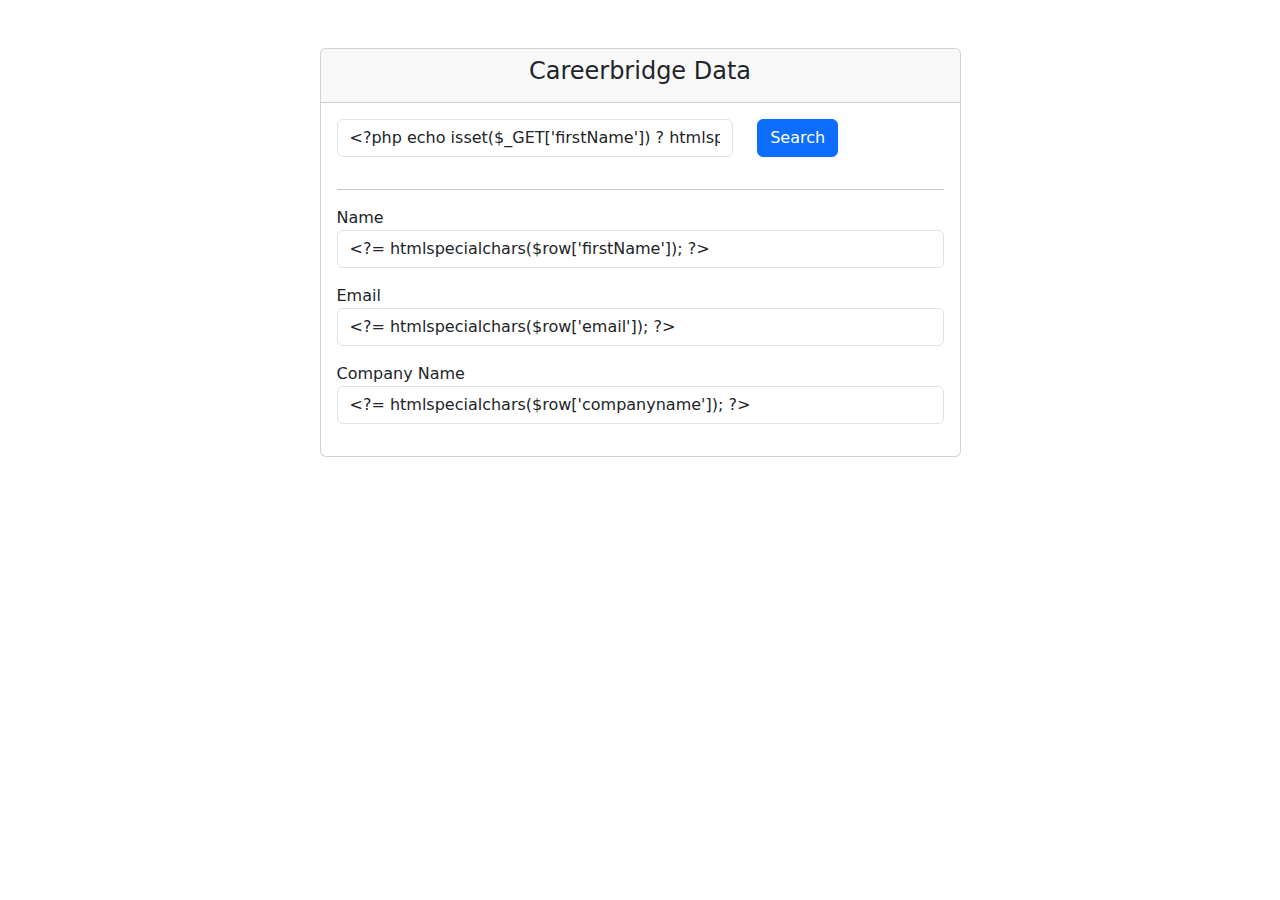
<file: indexx.html>
<!DOCTYPE html>
<html lang="en">
<head>
    <meta charset="UTF-8">
    <meta http-equiv="X-UA-Compatible" content="IE=edge">
    <meta name="viewport" content="width=device-width, initial-scale=1.0">
    <title>Careerbridge</title>
    <link href="https://cdn.jsdelivr.net/npm/bootstrap@5.0.0-beta1/dist/css/bootstrap.min.css" rel="stylesheet">
</head>
<body>
    
    <div class="container">
        <div class="row justify-content-center">
            <div class="col-md-7">

                <div class="card mt-5">
                    <div class="card-header text-center">
                        <h4>Careerbridge Data</h4>
                    </div>
                    <div class="card-body">

                        <form action="" method="GET">
                            <div class="row">
                                <div class="col-md-8">
                                    <input type="text" name="firstName" value="<?php echo isset($_GET['firstName']) ? htmlspecialchars($_GET['firstName']) : ''; ?>" class="form-control" placeholder="Search by Name">
                                </div>
                                <div class="col-md-4">
                                    <button type="submit" class="btn btn-primary">Search</button>
                                </div>
                            </div>
                        </form>

                        <div class="row mt-3">
                            <div class="col-md-12">
                                <hr>
                                
                                            <div class="form-group mb-3">
                                                <label for="">Name</label>
                                                <input type="text" value="<?= htmlspecialchars($row['firstName']); ?>" class="form-control" readonly>
                                            </div>
                                            <div class="form-group mb-3">
                                                <label for="">Email</label>
                                                <input type="text" value="<?= htmlspecialchars($row['email']); ?>" class="form-control" readonly>
                                            </div>
                                            <div class="form-group mb-3">
                                                <label for="">Company Name</label>
                                                <input type="text" value="<?= htmlspecialchars($row['companyname']); ?>" class="form-control" readonly>
                                            </div>
                                            
                            </div>
                        </div>

                    </div>
                </div>

            </div>
        </div>
    </div>

    <script src="https://code.jquery.com/jquery-3.5.1.js"></script>
    <script src="https://cdn.jsdelivr.net/npm/bootstrap@5.0.0-beta1/dist/js/bootstrap.bundle.min.js"></script>
</body>
</html>
</file>
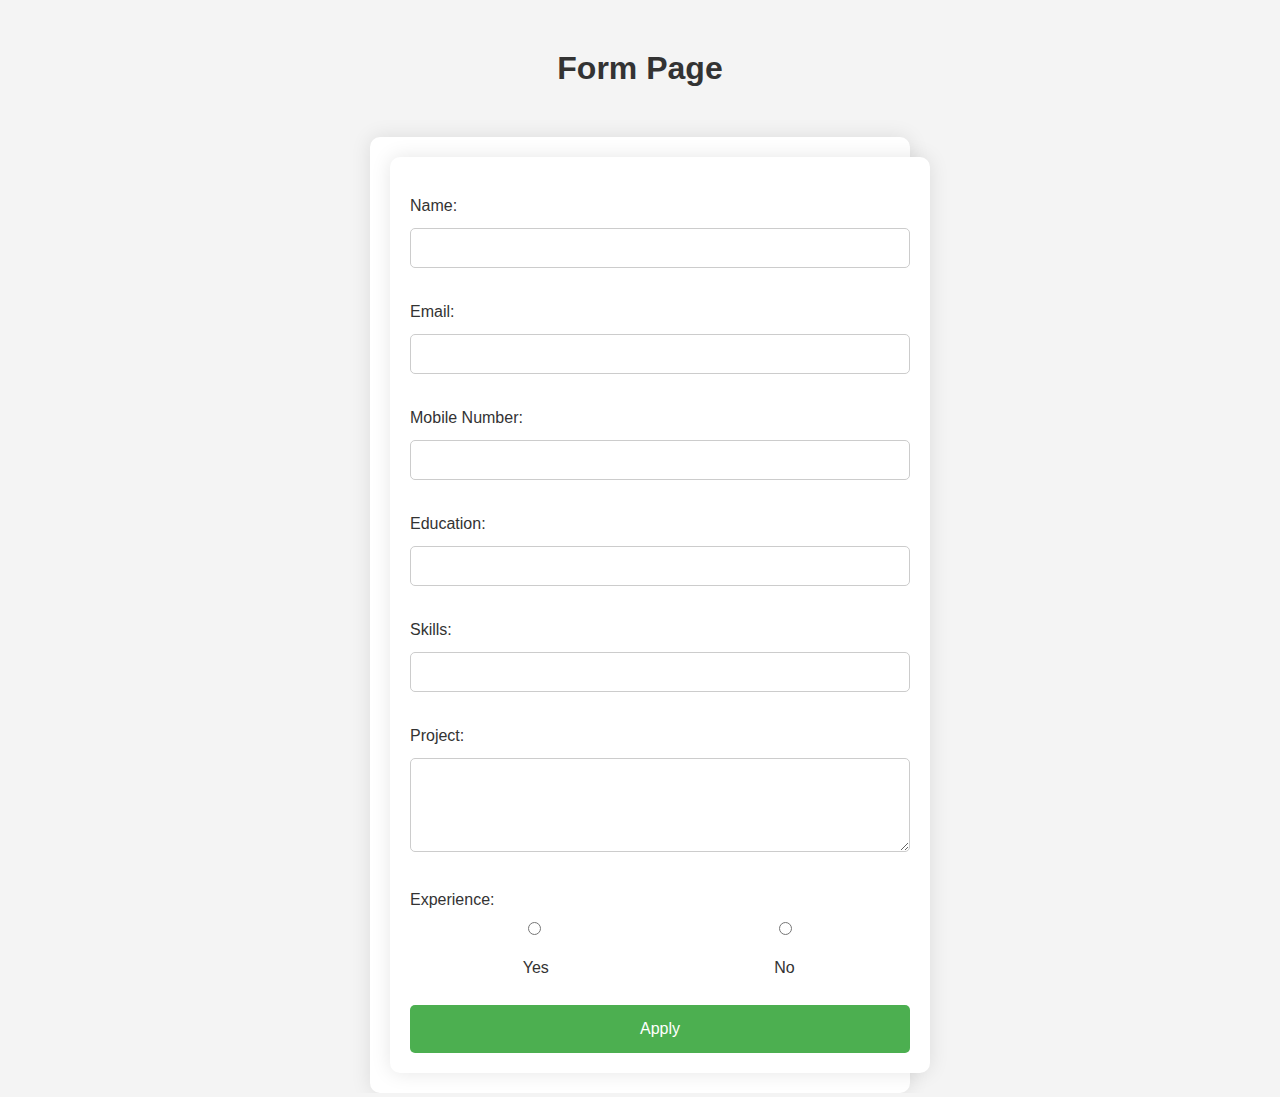
<file: job_requirment_form.html>
<!DOCTYPE html>
<html lang="en">
<head>
    <meta charset="UTF-8">
    <meta name="viewport" content="width=device-width, initial-scale=1.0">
    <title>Form Page</title>
    <style>
        body {
            font-family: 'Arial', sans-serif;
            background-color: #f4f4f4;
            margin: 0;
            padding: 0;
        }

        .all {
            text-align: center;
            margin-top: 50px;
        }

        .all h2 {
            font-size: 2rem;
            color: #333;
        }

        .form {
            display: flex;
            justify-content: center;
            align-items: center;
            margin-top: 50px;
        }

        form {
            background-color: #fff;
            padding: 20px;
            border-radius: 10px;
            box-shadow: 0px 0px 20px rgba(0, 0, 0, 0.1);
            max-width: 500px;
            width: 100%;
        }

        label {
            font-size: 1rem;
            color: #333;
            display: block;
            margin-bottom: 8px;
            margin-top: 20px;
        }

        input[type="text"],
        input[type="email"],
        input[type="tel"],
        textarea {
            width: 100%;
            padding: 10px;
            margin: 5px 0 15px 0;
            display: inline-block;
            border: 1px solid #ccc;
            border-radius: 5px;
            box-sizing: border-box;
            font-size: 1rem;
        }

        input[type="radio"] {
            margin-right: 5px;
        }

        .radio-group {
            display: flex;
            justify-content: space-around;
            margin-top: 10px;
        }

        input[type="submit"] {
            background-color: #4CAF50;
            color: white;
            padding: 15px 20px;
            border: none;
            border-radius: 5px;
            cursor: pointer;
            font-size: 1rem;
            width: 100%;
            margin-top: 20px;
        }

        input[type="submit"]:hover {
            background-color: #45a049;
        }

        .form-container {
            padding: 20px;
            border-radius: 10px;
            background-color: #ffffff;
            box-shadow: 0px 0px 20px rgba(0, 0, 0, 0.1);
            max-width: 500px;
            margin: auto;
        }
    </style>
</head>
<body>
    <div class="all">
        <h2>Form Page</h2>
    </div>
    <div class="form">
        <div class="form-container">
            <form action="#" method="post">
                <!-- Name Field -->
                <label for="name">Name:</label>
                <input type="text" id="name" name="name" required>

                <!-- Email Field -->
                <label for="email">Email:</label>
                <input type="email" id="email" name="email" required>

                <!-- Mobile Number Field -->
                <label for="mobile">Mobile Number:</label>
                <input type="tel" id="mobile" name="mobile" required>

                <!-- Education Field -->
                <label for="education">Education:</label>
                <input type="text" id="education" name="education" required>

                <!-- Skills Field -->
                <label for="skills">Skills:</label>
                <input type="text" id="skills" name="skills" required>

                <!-- Project Field -->
                <label for="project">Project:</label>
                <textarea id="project" name="project" rows="4" cols="50" required></textarea>

                <!-- Experience Field -->
                <label>Experience:</label>
                <div class="radio-group">
                    <div>
                        <input type="radio" id="yes" name="experience" value="yes" required>
                        <label for="yes">Yes</label>
                    </div>
                    <div>
                        <input type="radio" id="no" name="experience" value="no" required>
                        <label for="no">No</label>
                    </div>
                </div>

                <!-- Submit Button -->
                <input type="submit" value="Apply">
            </form>
        </div>
    </div>
</body>
</html>
</file>
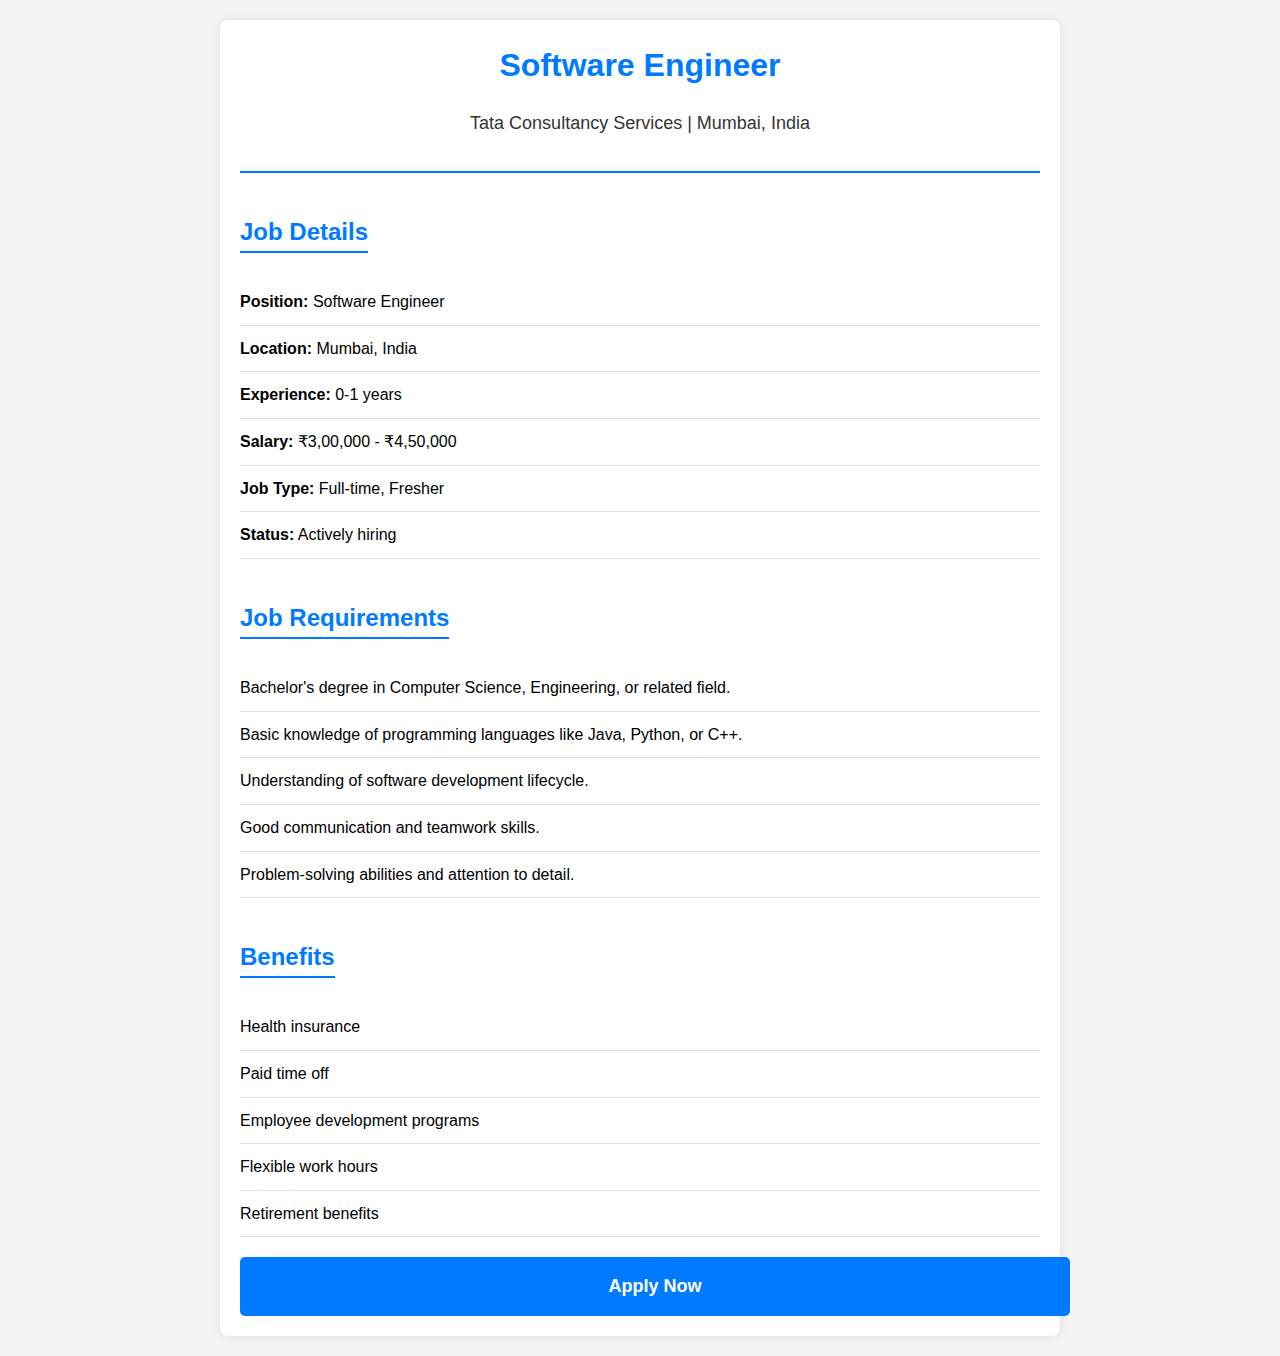
<file: jobrequirement1.html>
<!DOCTYPE html>
<html lang="en">

<head>
    <meta charset="UTF-8">
    <meta name="viewport" content="width=device-width, initial-scale=1.0">
    <title>Job Requirement - Software Engineer</title>
    <style>
        body {
            font-family: Arial, sans-serif;
            line-height: 1.6;
            background-color: #f4f4f4;
            margin: 0;
            padding: 0;
        }

        .container {
            max-width: 800px;
            margin: 20px auto;
            padding: 20px;
            background: white;
            box-shadow: 0px 0px 10px rgba(0, 0, 0, 0.1);
            border-radius: 8px;
        }

        .job-header {
            text-align: center;
            border-bottom: 2px solid #007bff;
            padding-bottom: 15px;
        }

        .job-header h1 {
            margin: 0;
            color: #007bff;
        }

        .job-header p {
            font-size: 18px;
            color: #333;
        }

        .job-details,
        .job-requirements,
        .job-benefits {
            margin: 20px 0;
        }

        .job-details h2,
        .job-requirements h2,
        .job-benefits h2 {
            margin-bottom: 10px;
            color: #007bff;
            border-bottom: 2px solid #007bff;
            display: inline-block;
        }

        .job-details ul,
        .job-requirements ul,
        .job-benefits ul {
            list-style-type: none;
            padding: 0;
        }

        .job-details li,
        .job-requirements li,
        .job-benefits li {
            padding: 10px 0;
            border-bottom: 1px solid #ddd;
        }

        .apply-button {
            display: block;
            width: 100%;
            padding: 15px;
            text-align: center;
            background-color: #007bff;
            color: white;
            text-decoration: none;
            font-size: 18px;
            font-weight: bold;
            border-radius: 5px;
            transition: background-color 0.3s ease;
            margin-top: 20px;
        }

        .apply-button:hover {
            background-color: #0056b3;
        }

    </style>
</head>

<body>

    <div class="container">
        <div class="job-header">
            <h1>Software Engineer</h1>
            <p>Tata Consultancy Services | Mumbai, India</p>
        </div>

        <div class="job-details">
            <h2>Job Details</h2>
            <ul>
                <li><strong>Position:</strong> Software Engineer</li>
                <li><strong>Location:</strong> Mumbai, India</li>
                <li><strong>Experience:</strong> 0-1 years</li>
                <li><strong>Salary:</strong> ₹3,00,000 - ₹4,50,000</li>
                <li><strong>Job Type:</strong> Full-time, Fresher</li>
                <li><strong>Status:</strong> Actively hiring</li>
            </ul>
        </div>

        <div class="job-requirements">
            <h2>Job Requirements</h2>
            <ul>
                <li>Bachelor's degree in Computer Science, Engineering, or related field.</li>
                <li>Basic knowledge of programming languages like Java, Python, or C++.</li>
                <li>Understanding of software development lifecycle.</li>
                <li>Good communication and teamwork skills.</li>
                <li>Problem-solving abilities and attention to detail.</li>
            </ul>
        </div>

        <div class="job-benefits">
            <h2>Benefits</h2>
            <ul>
                <li>Health insurance</li>
                <li>Paid time off</li>
                <li>Employee development programs</li>
                <li>Flexible work hours</li>
                <li>Retirement benefits</li>
            </ul>
        </div>

        <a href="databaseregistration.html" class="apply-button" >Apply Now</a>
    </div>

</body>

</html>
</file>
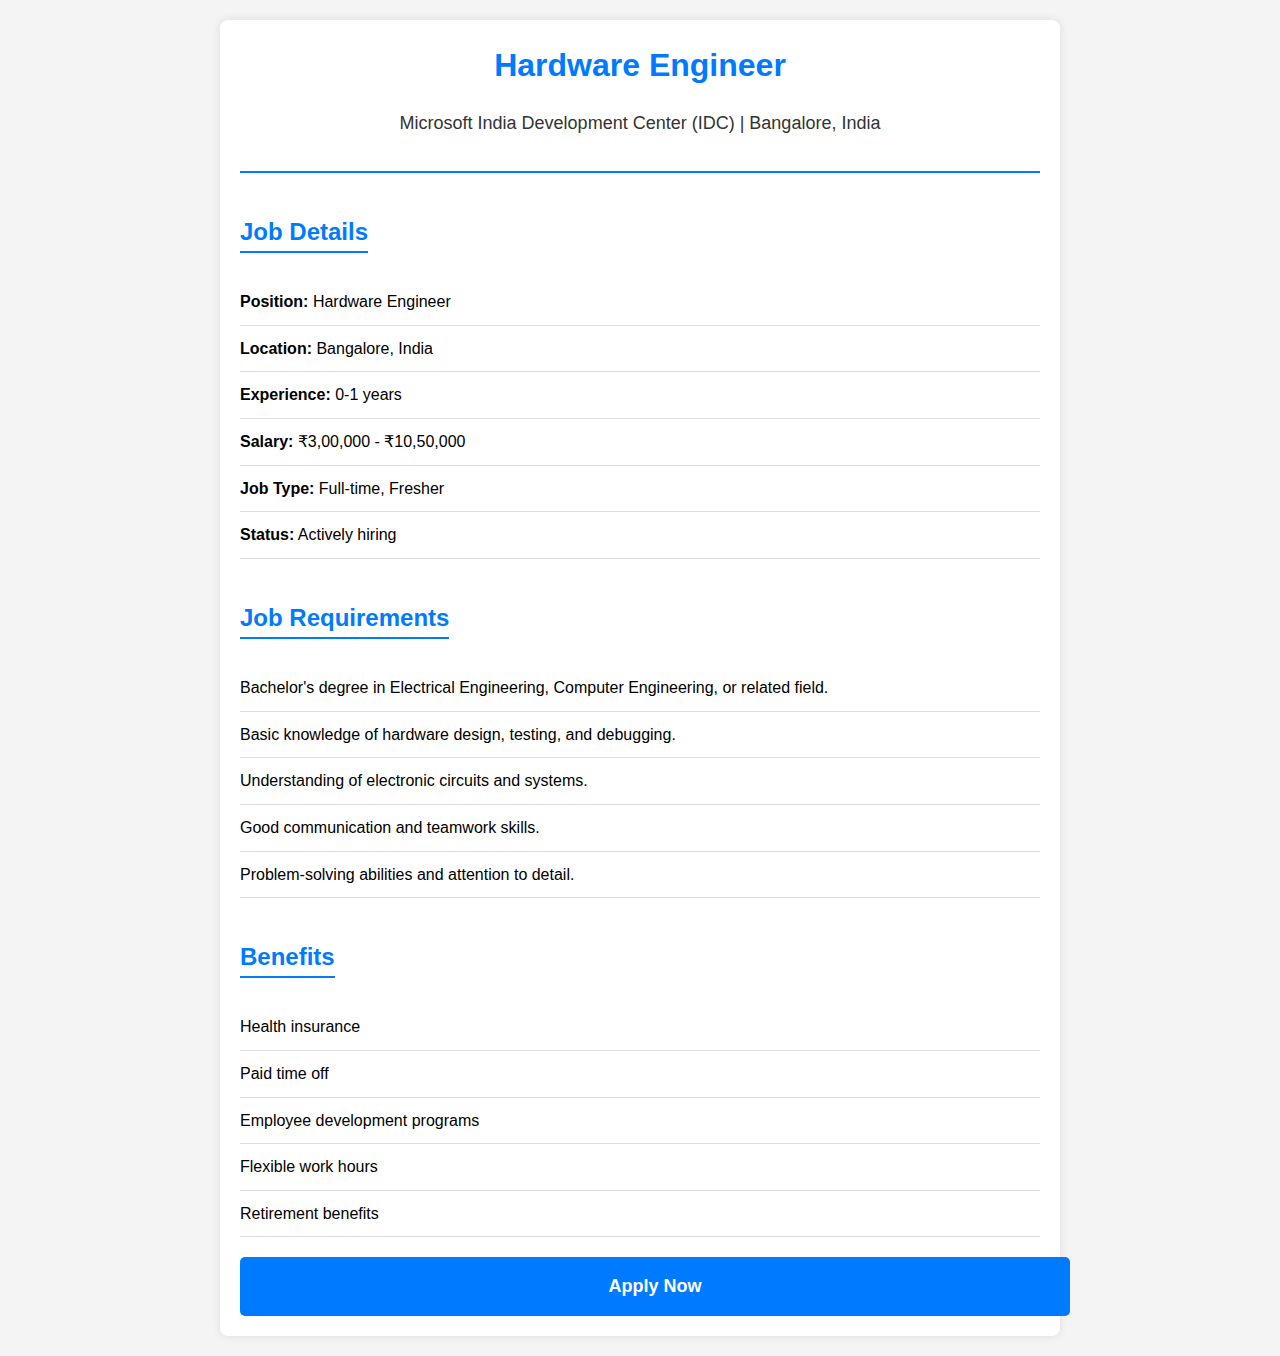
<file: jobrequirement2.html>
<!DOCTYPE html>
<html lang="en">

<head>
    <meta charset="UTF-8">
    <meta name="viewport" content="width=device-width, initial-scale=1.0">
    <title>Job Requirement - Hardware Engineer</title>
    <style>
        body {
            font-family: Arial, sans-serif;
            line-height: 1.6;
            background-color: #f4f4f4;
            margin: 0;
            padding: 0;
        }

        .container {
            max-width: 800px;
            margin: 20px auto;
            padding: 20px;
            background: white;
            box-shadow: 0px 0px 10px rgba(0, 0, 0, 0.1);
            border-radius: 8px;
        }

        .job-header {
            text-align: center;
            border-bottom: 2px solid #007bff;
            padding-bottom: 15px;
        }

        .job-header h1 {
            margin: 0;
            color: #007bff;
        }

        .job-header p {
            font-size: 18px;
            color: #333;
        }

        .job-details,
        .job-requirements,
        .job-benefits {
            margin: 20px 0;
        }

        .job-details h2,
        .job-requirements h2,
        .job-benefits h2 {
            margin-bottom: 10px;
            color: #007bff;
            border-bottom: 2px solid #007bff;
            display: inline-block;
        }

        .job-details ul,
        .job-requirements ul,
        .job-benefits ul {
            list-style-type: none;
            padding: 0;
        }

        .job-details li,
        .job-requirements li,
        .job-benefits li {
            padding: 10px 0;
            border-bottom: 1px solid #ddd;
        }

        .apply-button {
            display: block;
            width: 100%;
            padding: 15px;
            text-align: center;
            background-color: #007bff;
            color: white;
            text-decoration: none;
            font-size: 18px;
            font-weight: bold;
            border-radius: 5px;
            transition: background-color 0.3s ease;
            margin-top: 20px;
        }

        .apply-button:hover {
            background-color: #0056b3;
        }

    </style>
</head>

<body>

    <div class="container">
        <div class="job-header">
            <h1>Hardware Engineer</h1>
            <p>Microsoft India Development Center (IDC) | Bangalore, India</p>
        </div>

        <div class="job-details">
            <h2>Job Details</h2>
            <ul>
                <li><strong>Position:</strong> Hardware Engineer</li>
                <li><strong>Location:</strong> Bangalore, India</li>
                <li><strong>Experience:</strong> 0-1 years</li>
                <li><strong>Salary:</strong> ₹3,00,000 - ₹10,50,000</li>
                <li><strong>Job Type:</strong> Full-time, Fresher</li>
                <li><strong>Status:</strong> Actively hiring</li>
            </ul>
        </div>

        <div class="job-requirements">
            <h2>Job Requirements</h2>
            <ul>
                <li>Bachelor's degree in Electrical Engineering, Computer Engineering, or related field.</li>
                <li>Basic knowledge of hardware design, testing, and debugging.</li>
                <li>Understanding of electronic circuits and systems.</li>
                <li>Good communication and teamwork skills.</li>
                <li>Problem-solving abilities and attention to detail.</li>
            </ul>
        </div>

        <div class="job-benefits">
            <h2>Benefits</h2>
            <ul>
                <li>Health insurance</li>
                <li>Paid time off</li>
                <li>Employee development programs</li>
                <li>Flexible work hours</li>
                <li>Retirement benefits</li>
            </ul>
        </div>

        <a href="databaseregistration.html" class="apply-button" >Apply Now</a>
    </div>

</body>

</html>
</file>
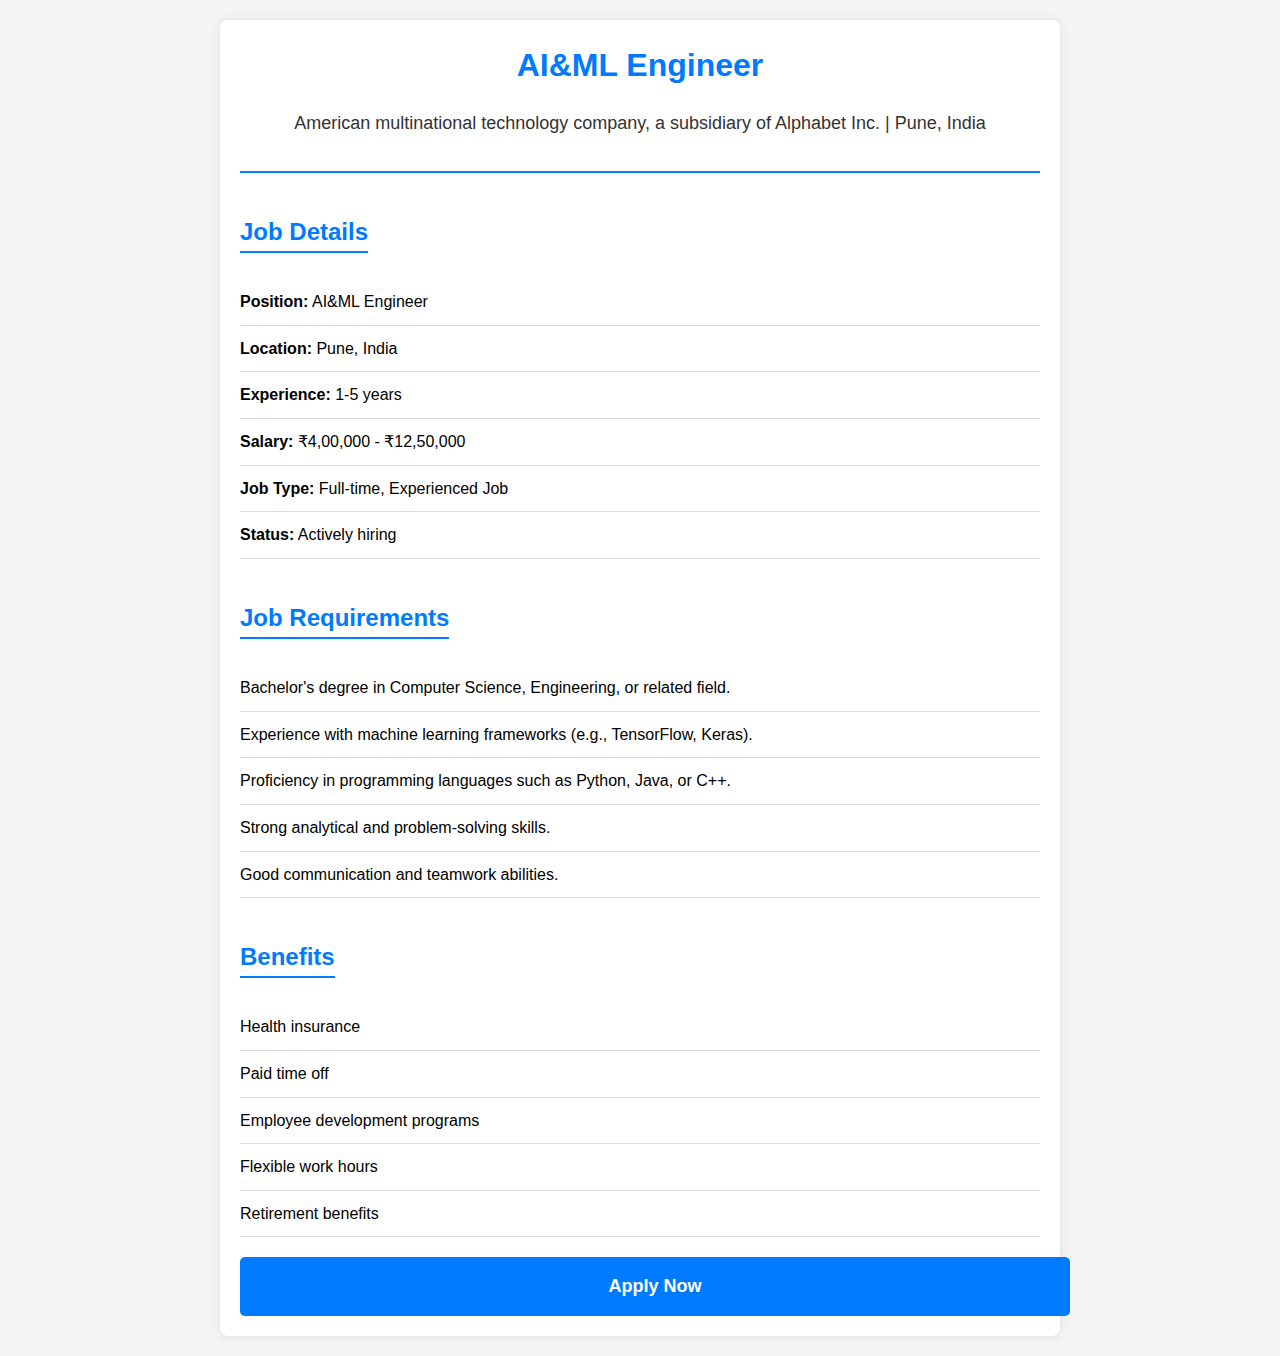
<file: jobrequirement3.html>
<!DOCTYPE html>
<html lang="en">

<head>
    <meta charset="UTF-8">
    <meta name="viewport" content="width=device-width, initial-scale=1.0">
    <title>Job Requirement - AI&ML Engineer</title>
    <style>
        body {
            font-family: Arial, sans-serif;
            line-height: 1.6;
            background-color: #f4f4f4;
            margin: 0;
            padding: 0;
        }

        .container {
            max-width: 800px;
            margin: 20px auto;
            padding: 20px;
            background: white;
            box-shadow: 0px 0px 10px rgba(0, 0, 0, 0.1);
            border-radius: 8px;
        }

        .job-header {
            text-align: center;
            border-bottom: 2px solid #007bff;
            padding-bottom: 15px;
        }

        .job-header h1 {
            margin: 0;
            color: #007bff;
        }

        .job-header p {
            font-size: 18px;
            color: #333;
        }

        .job-details,
        .job-requirements,
        .job-benefits {
            margin: 20px 0;
        }

        .job-details h2,
        .job-requirements h2,
        .job-benefits h2 {
            margin-bottom: 10px;
            color: #007bff;
            border-bottom: 2px solid #007bff;
            display: inline-block;
        }

        .job-details ul,
        .job-requirements ul,
        .job-benefits ul {
            list-style-type: none;
            padding: 0;
        }

        .job-details li,
        .job-requirements li,
        .job-benefits li {
            padding: 10px 0;
            border-bottom: 1px solid #ddd;
        }

        .apply-button {
            display: block;
            width: 100%;
            padding: 15px;
            text-align: center;
            background-color: #007bff;
            color: white;
            text-decoration: none;
            font-size: 18px;
            font-weight: bold;
            border-radius: 5px;
            transition: background-color 0.3s ease;
            margin-top: 20px;
        }

        .apply-button:hover {
            background-color: #0056b3;
        }

    </style>
</head>

<body>

    <div class="container">
        <div class="job-header">
            <h1>AI&ML Engineer</h1>
            <p>American multinational technology company, a subsidiary of Alphabet Inc. | Pune, India</p>
        </div>

        <div class="job-details">
            <h2>Job Details</h2>
            <ul>
                <li><strong>Position:</strong> AI&ML Engineer</li>
                <li><strong>Location:</strong> Pune, India</li>
                <li><strong>Experience:</strong> 1-5 years</li>
                <li><strong>Salary:</strong> ₹4,00,000 - ₹12,50,000</li>
                <li><strong>Job Type:</strong> Full-time, Experienced Job</li>
                <li><strong>Status:</strong> Actively hiring</li>
            </ul>
        </div>

        <div class="job-requirements">
            <h2>Job Requirements</h2>
            <ul>
                <li>Bachelor's degree in Computer Science, Engineering, or related field.</li>
                <li>Experience with machine learning frameworks (e.g., TensorFlow, Keras).</li>
                <li>Proficiency in programming languages such as Python, Java, or C++.</li>
                <li>Strong analytical and problem-solving skills.</li>
                <li>Good communication and teamwork abilities.</li>
            </ul>
        </div>

        <div class="job-benefits">
            <h2>Benefits</h2>
            <ul>
                <li>Health insurance</li>
                <li>Paid time off</li>
                <li>Employee development programs</li>
                <li>Flexible work hours</li>
                <li>Retirement benefits</li>
            </ul>
        </div>

        <a href="databaseregistration.html" class="apply-button" >Apply Now</a>
    </div>

</body>

</html>
</file>
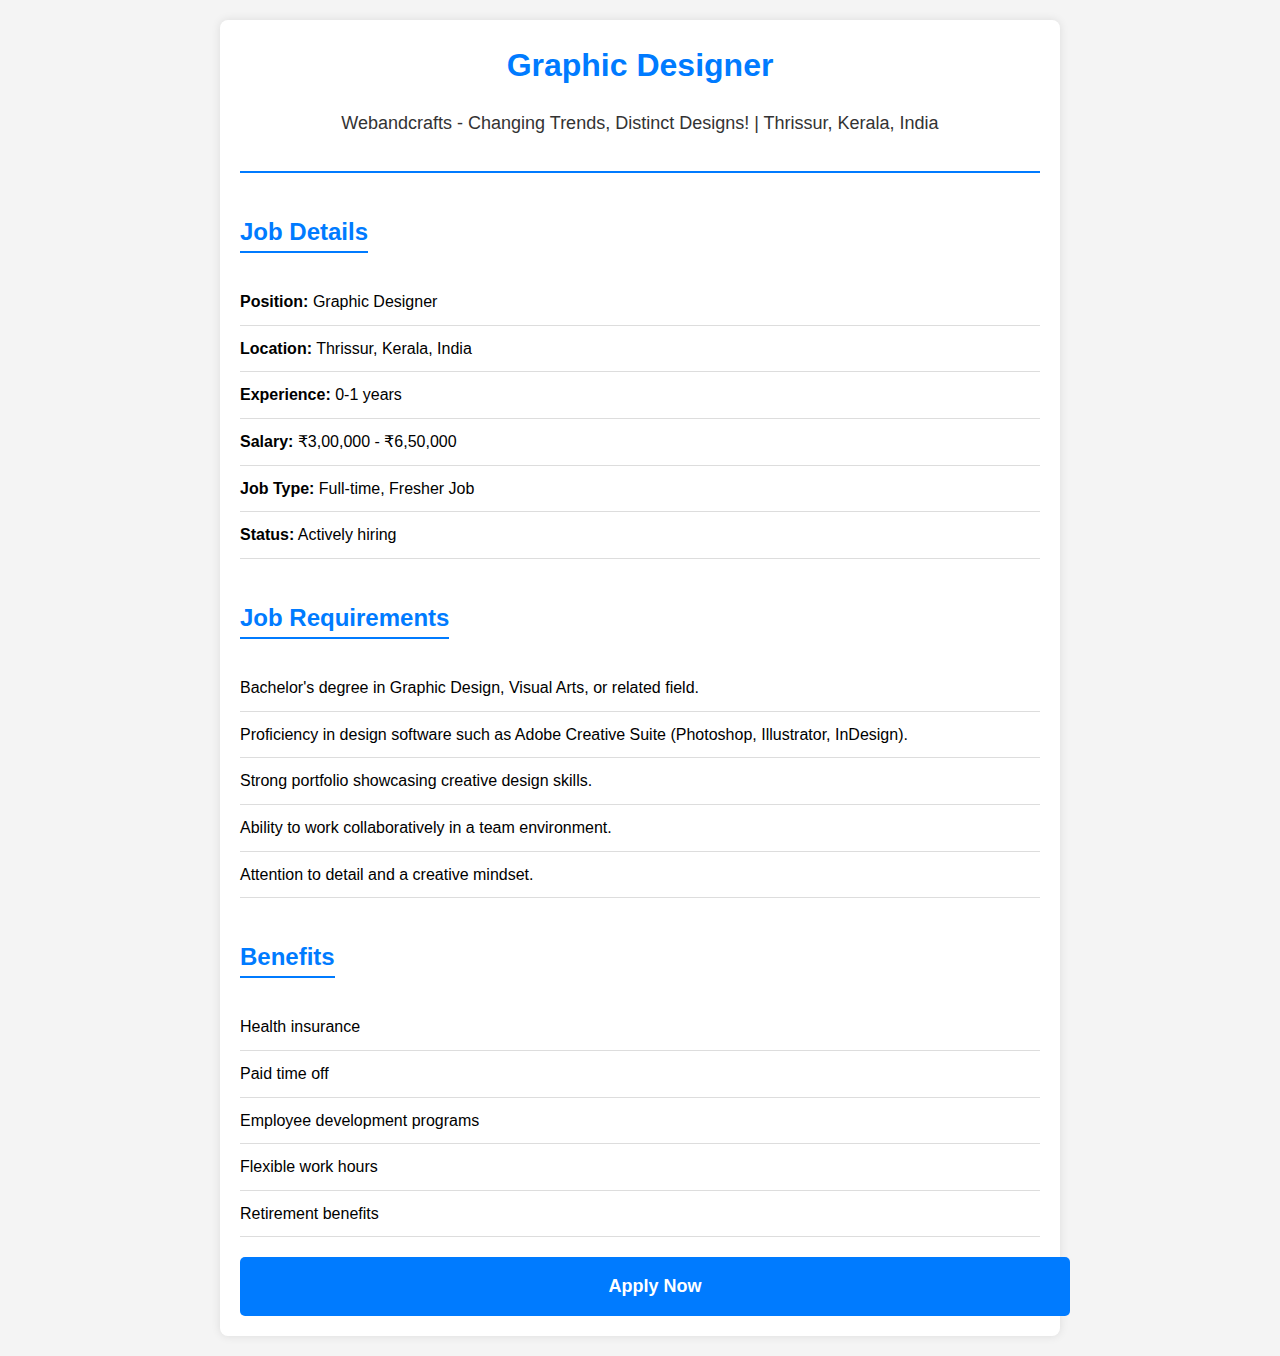
<file: jobrequirement4.html>
<!DOCTYPE html>
<html lang="en">

<head>
    <meta charset="UTF-8">
    <meta name="viewport" content="width=device-width, initial-scale=1.0">
    <title>Job Requirement - Graphic Designer</title>
    <style>
        body {
            font-family: Arial, sans-serif;
            line-height: 1.6;
            background-color: #f4f4f4;
            margin: 0;
            padding: 0;
        }

        .container {
            max-width: 800px;
            margin: 20px auto;
            padding: 20px;
            background: white;
            box-shadow: 0px 0px 10px rgba(0, 0, 0, 0.1);
            border-radius: 8px;
        }

        .job-header {
            text-align: center;
            border-bottom: 2px solid #007bff;
            padding-bottom: 15px;
        }

        .job-header h1 {
            margin: 0;
            color: #007bff;
        }

        .job-header p {
            font-size: 18px;
            color: #333;
        }

        .job-details,
        .job-requirements,
        .job-benefits {
            margin: 20px 0;
        }

        .job-details h2,
        .job-requirements h2,
        .job-benefits h2 {
            margin-bottom: 10px;
            color: #007bff;
            border-bottom: 2px solid #007bff;
            display: inline-block;
        }

        .job-details ul,
        .job-requirements ul,
        .job-benefits ul {
            list-style-type: none;
            padding: 0;
        }

        .job-details li,
        .job-requirements li,
        .job-benefits li {
            padding: 10px 0;
            border-bottom: 1px solid #ddd;
        }

        .apply-button {
            display: block;
            width: 100%;
            padding: 15px;
            text-align: center;
            background-color: #007bff;
            color: white;
            text-decoration: none;
            font-size: 18px;
            font-weight: bold;
            border-radius: 5px;
            transition: background-color 0.3s ease;
            margin-top: 20px;
        }

        .apply-button:hover {
            background-color: #0056b3;
        }

    </style>
</head>

<body>

    <div class="container">
        <div class="job-header">
            <h1>Graphic Designer</h1>
            <p>Webandcrafts - Changing Trends, Distinct Designs! | Thrissur, Kerala, India</p>
        </div>

        <div class="job-details">
            <h2>Job Details</h2>
            <ul>
                <li><strong>Position:</strong> Graphic Designer</li>
                <li><strong>Location:</strong> Thrissur, Kerala, India</li>
                <li><strong>Experience:</strong> 0-1 years</li>
                <li><strong>Salary:</strong> ₹3,00,000 - ₹6,50,000</li>
                <li><strong>Job Type:</strong> Full-time, Fresher Job</li>
                <li><strong>Status:</strong> Actively hiring</li>
            </ul>
        </div>

        <div class="job-requirements">
            <h2>Job Requirements</h2>
            <ul>
                <li>Bachelor's degree in Graphic Design, Visual Arts, or related field.</li>
                <li>Proficiency in design software such as Adobe Creative Suite (Photoshop, Illustrator, InDesign).</li>
                <li>Strong portfolio showcasing creative design skills.</li>
                <li>Ability to work collaboratively in a team environment.</li>
                <li>Attention to detail and a creative mindset.</li>
            </ul>
        </div>

        <div class="job-benefits">
            <h2>Benefits</h2>
            <ul>
                <li>Health insurance</li>
                <li>Paid time off</li>
                <li>Employee development programs</li>
                <li>Flexible work hours</li>
                <li>Retirement benefits</li>
            </ul>
        </div>
        <a href="databaseregistration.html" class="apply-button" >Apply Now</a>
    </div>

</body>

</html>
</file>
